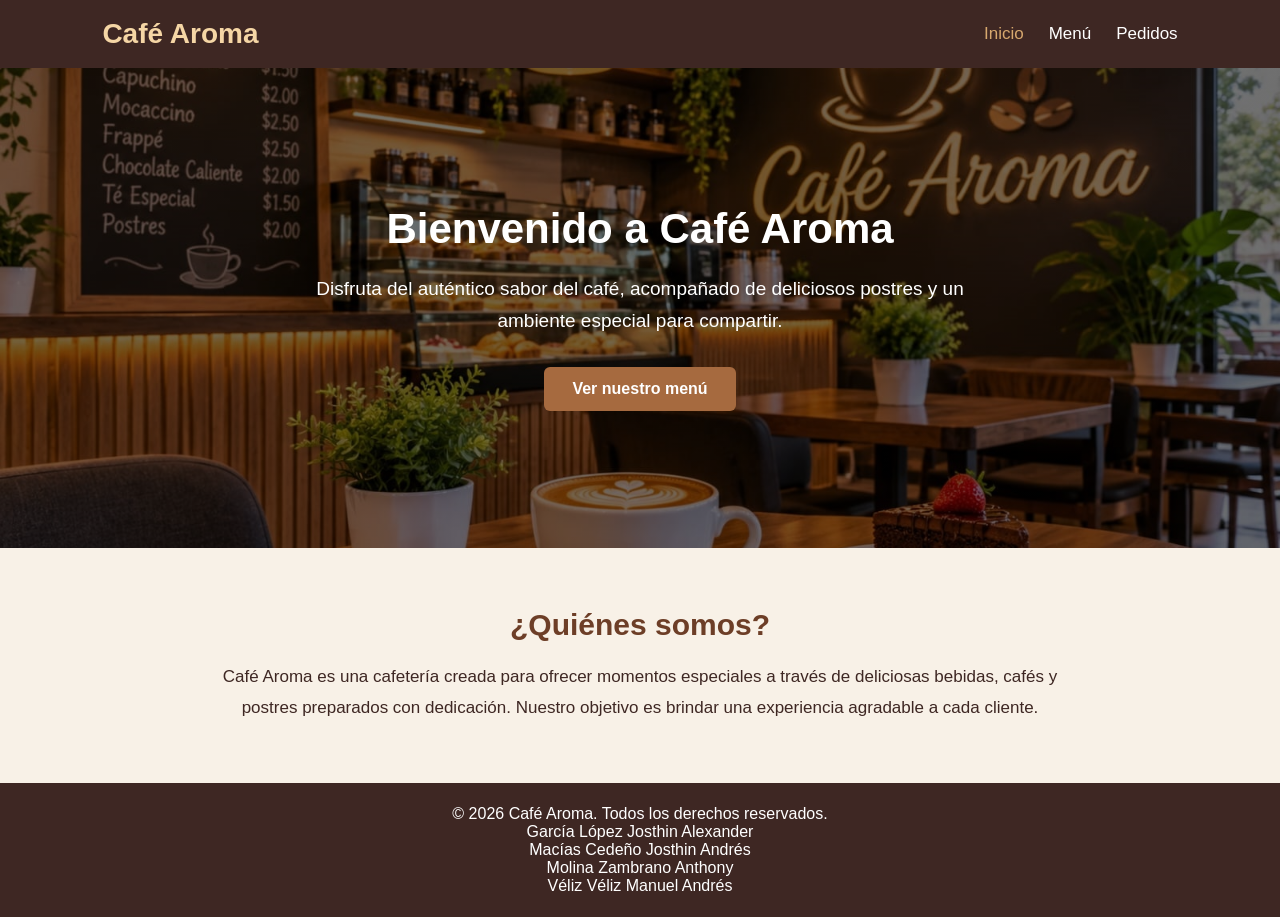
<file: index.html>
<!DOCTYPE html>
<html lang="es">
<head>
    <meta charset="UTF-8">
    <meta name="viewport" content="width=device-width, initial-scale=1.0">
    <meta name="description" content="Café Aroma, disfruta de nuestros cafés y deliciosos postres.">
    <title>Café Aroma | Inicio</title>
    <link rel="stylesheet" href="estilos.css">
</head>

<body>

    <header>
        <nav class="navbar">
            <h1 class="logo"> Café Aroma</h1>

            <ul class="nav-links">
                <li><a href="index.html" class="activo">Inicio</a></li>
                <li><a href="menu.html">Menú</a></li>
                <li><a href="pedidos.html">Pedidos</a></li>
            </ul>
        </nav>
    </header>

    <main>

        <section class="inicio">
            <div class="contenido">
                <h2>Bienvenido a Café Aroma</h2>

                <p>
                    Disfruta del auténtico sabor del café,
                    acompañado de deliciosos postres y un
                    ambiente especial para compartir.
                </p>

                <a href="menu.html" class="boton">
                    Ver nuestro menú
                </a>
            </div>
        </section>

        <section class="nosotros">
            <h2>¿Quiénes somos?</h2>

            <p>
                Café Aroma es una cafetería creada para ofrecer
                momentos especiales a través de deliciosas
                bebidas, cafés y postres preparados con dedicación.
                Nuestro objetivo es brindar una experiencia
                agradable a cada cliente.
            </p>
        </section>

    </main>

    <footer>
        <p>&copy; 2026 Café Aroma. Todos los derechos reservados.</p>
        <p>García López Josthin Alexander</p>
        <p>Macías Cedeño Josthin Andrés</p>
        <p>Molina Zambrano Anthony</p>
        <p>Véliz Véliz Manuel Andrés</p>
    </footer>

</body>
</html>
</file>
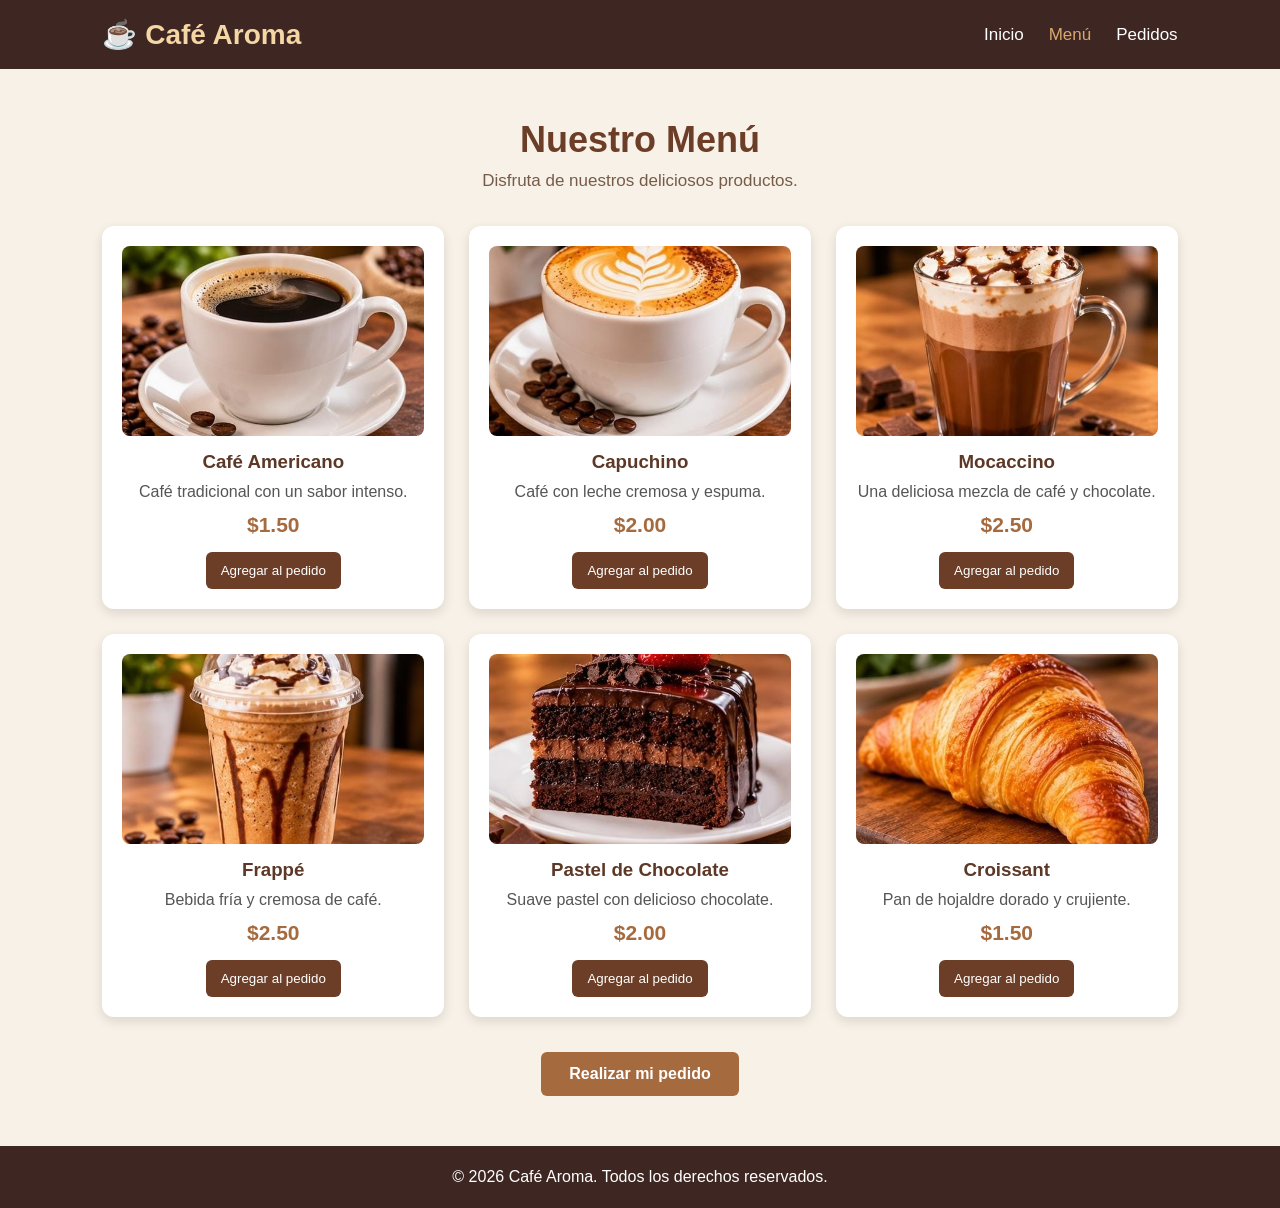
<file: menu.html>
<!DOCTYPE html>
<html lang="es">
<head>
    <meta charset="UTF-8">
    <meta name="viewport" content="width=device-width, initial-scale=1.0">
    <meta name="description" content="Conoce nuestros cafés, bebidas y postres.">
    <title>Café Aroma | Menú</title>
    <link rel="stylesheet" href="estilos.css">
</head>

<body>

    <header>
        <nav class="navbar">
            <h1 class="logo">☕ Café Aroma</h1>

            <ul class="nav-links">
                <li><a href="index.html">Inicio</a></li>
                <li><a href="menu.html" class="activo">Menú</a></li>
                <li><a href="pedidos.html">Pedidos</a></li>
            </ul>
        </nav>
    </header>

    <main class="menu-principal">

        <h2>Nuestro Menú</h2>
        <p class="descripcion">
            Disfruta de nuestros deliciosos productos.
        </p>

        <div class="productos">

            <article class="producto">
                <img src="imagenes/americano.jpg" alt="Taza de café americano">
                <h3>Café Americano</h3>
                <p>Café tradicional con un sabor intenso.</p>
                <span>$1.50</span>
                <button type="button" onclick="agregarProducto('Café Americano', 1.50)">
                    Agregar al pedido
                </button>
            </article>

            <article class="producto">
                <img src="imagenes/capuchino.jpg" alt="Taza de capuchino">
                <h3>Capuchino</h3>
                <p>Café con leche cremosa y espuma.</p>
                <span>$2.00</span>
                <button type="button" onclick="agregarProducto('Capuchino', 2.00)">
                    Agregar al pedido
                </button>
            </article>

            <article class="producto">
                <img src="imagenes/mocaccino.jpg" alt="Taza de mocaccino">
                <h3>Mocaccino</h3>
                <p>Una deliciosa mezcla de café y chocolate.</p>
                <span>$2.50</span>
                <button type="button" onclick="agregarProducto('Mocaccino', 2.50)">
                    Agregar al pedido
                </button>
            </article>

            <article class="producto">
                <img src="imagenes/frappe.jpg" alt="Vaso de frappé">
                <h3>Frappé</h3>
                <p>Bebida fría y cremosa de café.</p>
                <span>$2.50</span>
                <button type="button" onclick="agregarProducto('Frappé', 2.50)">
                    Agregar al pedido
                </button>
            </article>

            <article class="producto">
                <img src="imagenes/pastel.jpg" alt="Porción de pastel de chocolate">
                <h3>Pastel de Chocolate</h3>
                <p>Suave pastel con delicioso chocolate.</p>
                <span>$2.00</span>
                <button type="button" onclick="agregarProducto('Pastel de Chocolate', 2.00)">
                    Agregar al pedido
                </button>
            </article>

            <article class="producto">
                <img src="imagenes/croissant.jpg" alt="Croissant recién horneado">
                <h3>Croissant</h3>
                <p>Pan de hojaldre dorado y crujiente.</p>
                <span>$1.50</span>
                <button type="button" onclick="agregarProducto('Croissant', 1.50)">
                    Agregar al pedido
                </button>
            </article>

        </div>

        <div class="ver-pedido">
            <a href="pedidos.html" class="boton">Realizar mi pedido</a>
        </div>

    </main>

    <footer>
        <p>&copy; 2026 Café Aroma. Todos los derechos reservados.</p>
    </footer>

    <script src="funciones.js"></script>

</body>
</html>
</file>
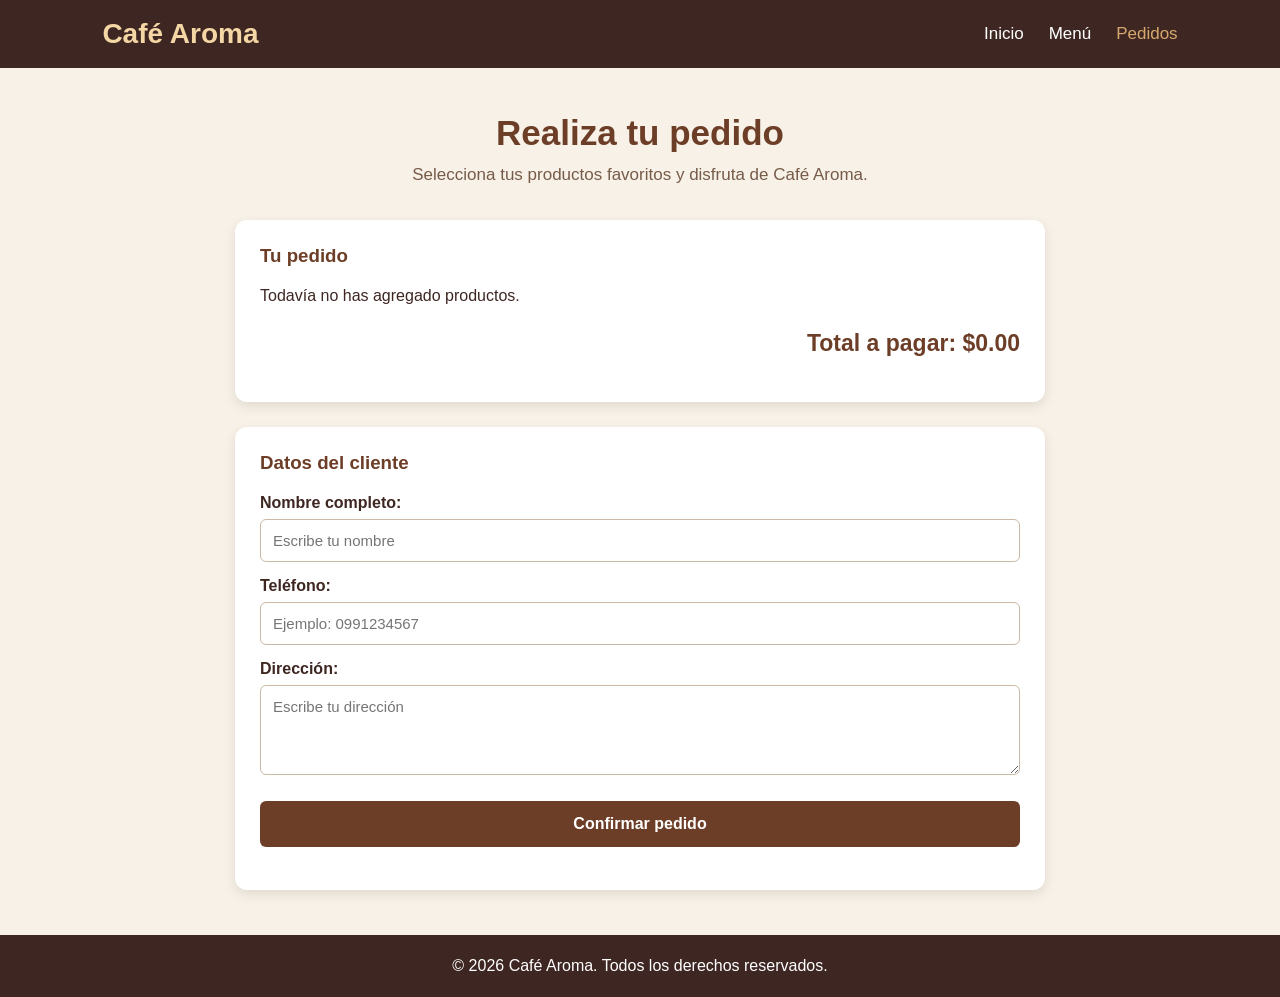
<file: pedidos.html>
<!DOCTYPE html>
<html lang="es">
<head>
    <meta charset="UTF-8">
    <meta name="viewport" content="width=device-width, initial-scale=1.0">
    <meta name="description" content="Realiza tu pedido en Café Aroma.">
    <title>Café Aroma | Pedidos</title>
    <link rel="stylesheet" href="estilos.css">
</head>

<body>

    <header>
        <nav class="navbar">
            <h1 class="logo"> Café Aroma</h1>

            <ul class="nav-links">
                <li><a href="index.html">Inicio</a></li>
                <li><a href="menu.html">Menú</a></li>
                <li><a href="pedidos.html" class="activo">Pedidos</a></li>
            </ul>
        </nav>
    </header>

    <main class="pedidos-principal">

        <h2>Realiza tu pedido</h2>
        <p class="descripcion">
            Selecciona tus productos favoritos y disfruta de Café Aroma.
        </p>

        <section class="carrito">
            <h3>Tu pedido</h3>

            <div id="lista-pedido" aria-live="polite">
                <!-- Los productos aparecerán aquí -->
            </div>

            <h3 class="total">
                Total a pagar: $<span id="total">0.00</span>
            </h3>
        </section>

        <section class="formulario-pedido">

            <h3>Datos del cliente</h3>

            <form id="formulario">

                <label for="nombre">Nombre completo:</label>
                <input
                    type="text"
                    id="nombre"
                    name="nombre"
                    placeholder="Escribe tu nombre"
                    minlength="3"
                    required
                >

                <label for="telefono">Teléfono:</label>
                <input
                    type="tel"
                    id="telefono"
                    name="telefono"
                    placeholder="Ejemplo: 0991234567"
                    pattern="[0-9]{10}"
                    maxlength="10"
                    required
                >

                <label for="direccion">Dirección:</label>
                <textarea
                    id="direccion"
                    name="direccion"
                    placeholder="Escribe tu dirección"
                    required
                ></textarea>

                <button type="submit" class="boton-confirmar">
                    Confirmar pedido
                </button>

            </form>

            <p id="mensaje" role="status" aria-live="polite"></p>

        </section>

    </main>

    <footer>
        <p>&copy; 2026 Café Aroma. Todos los derechos reservados.</p>
    </footer>

    <script src="funciones.js"></script>

</body>
</html>
</file>
<file: estilos.css>
/* CONFIGURACIÓN GENERAL */
* {
    margin: 0;
    padding: 0;
    box-sizing: border-box;
}

body {
    font-family: Arial, sans-serif;
    background-color: #f8f1e7;
    color: #3e2723;
}

/* BARRA DE NAVEGACIÓN */
header {
    background-color: #3e2723;
    padding: 18px 8%;
}

.navbar {
    display: flex;
    justify-content: space-between;
    align-items: center;
    flex-wrap: wrap;
}

.logo {
    color: #f5d6a5;
    font-size: 28px;
}

.nav-links {
    display: flex;
    list-style: none;
    gap: 25px;
}

.nav-links a {
    color: white;
    text-decoration: none;
    font-size: 17px;
    transition: 0.3s;
}

.nav-links a:hover,
.nav-links a.activo {
    color: #d7a86e;
}

/* SECCIÓN PRINCIPAL */
.inicio {
    min-height: 480px;
    display: flex;
    align-items: center;
    justify-content: center;
    text-align: center;
    padding: 40px 20px;

    background: linear-gradient(
        rgba(0, 0, 0, 0.55),
        rgba(0, 0, 0, 0.55)
    ), url("imagenes/cafeteria.jpg");

    background-size: cover;
    background-position: center;
}

.contenido {
    max-width: 700px;
    color: white;
}

.contenido h2 {
    font-size: 42px;
    margin-bottom: 20px;
}

.contenido p {
    font-size: 19px;
    line-height: 1.7;
    margin-bottom: 30px;
}

/* BOTÓN */
.boton {
    display: inline-block;
    background-color: #a66a3f;
    color: white;
    padding: 13px 28px;
    border-radius: 6px;
    text-decoration: none;
    font-weight: bold;
    transition: 0.3s;
}

.boton:hover {
    background-color: #6d3e27;
    transform: scale(1.05);
}

/* SECCIÓN NOSOTROS */
.nosotros {
    max-width: 900px;
    margin: auto;
    padding: 60px 25px;
    text-align: center;
}

.nosotros h2 {
    font-size: 30px;
    margin-bottom: 20px;
    color: #6d3e27;
}

.nosotros p {
    font-size: 17px;
    line-height: 1.8;
}

/* PIE DE PÁGINA */
footer {
    background-color: #3e2723;
    color: white;
    text-align: center;
    padding: 22px;
}

/* DISEÑO PARA CELULARES */
@media (max-width: 600px) {
    .navbar {
        flex-direction: column;
        gap: 18px;
    }

    .nav-links {
        gap: 15px;
    }

    .nav-links a {
        font-size: 15px;
    }

    .contenido h2 {
        font-size: 30px;
    }

    .contenido p {
        font-size: 16px;
    }
}

/* MENÚ DE PRODUCTOS */

.menu-principal {
    padding: 50px 8%;
    text-align: center;
}

.menu-principal h2 {
    font-size: 36px;
    color: #6d3e27;
    margin-bottom: 10px;
}

.descripcion {
    margin-bottom: 35px;
    color: #765b49;
    font-size: 17px;
}

/* CUADRÍCULA DE PRODUCTOS */

.productos {
    display: grid;
    grid-template-columns: repeat(3, minmax(0, 1fr));
    gap: 25px;
    align-items: stretch;
}

/* TARJETAS */

.producto {
    background-color: white;
    padding: 20px;
    border-radius: 12px;
    box-shadow: 0 4px 12px rgba(0, 0, 0, 0.12);
    transition: transform 0.3s ease;
    display: flex;
    flex-direction: column;
    align-items: center;
}

.producto:hover {
    transform: translateY(-5px);
}

/* IMÁGENES */

.producto img {
    width: 100%;
    height: 190px;
    object-fit: cover;
    border-radius: 8px;
}

/* TEXTOS */

.producto h3 {
    margin: 15px 0 10px;
    color: #5d3827;
}

.producto p {
    margin-bottom: 12px;
    color: #555;
}

/* PRECIOS */

.producto span {
    display: block;
    color: #a66a3f;
    font-size: 21px;
    font-weight: bold;
    margin-bottom: 15px;
}

/* BOTONES */

.producto button {
    background-color: #6d3e27;
    color: white;
    border: none;
    padding: 11px 15px;
    border-radius: 6px;
    cursor: pointer;
    margin-top: auto;
}

.producto button:hover {
    background-color: #a66a3f;
}

/* BOTÓN REALIZAR PEDIDO */

.ver-pedido {
    margin-top: 35px;
}

/* ADAPTACIÓN PARA TABLETS */

@media (max-width: 900px) {
    .productos {
        grid-template-columns: repeat(2, minmax(0, 1fr));
    }
}

/* ADAPTACIÓN PARA CELULARES */

@media (max-width: 550px) {
    .menu-principal {
        padding: 35px 5%;
    }

    .menu-principal h2 {
        font-size: 28px;
    }

    .productos {
        grid-template-columns: 1fr;
    }

    .producto img {
        height: 210px;
    }
}

/* ADAPTACIÓN A CELULARES */

@media (max-width: 800px) {
    .productos {
        grid-template-columns: repeat(2, 1fr);
    }
}

@media (max-width: 550px) {
    .productos {
        grid-template-columns: 1fr;
    }
}

/* SISTEMA DE PEDIDOS */

.pedidos-principal {
    max-width: 850px;
    margin: auto;
    padding: 45px 20px;
}

.pedidos-principal h2 {
    text-align: center;
    color: #6d3e27;
    font-size: 35px;
    margin-bottom: 12px;
}

.pedidos-principal .descripcion {
    text-align: center;
}

.carrito,
.formulario-pedido {
    background-color: white;
    padding: 25px;
    margin-top: 25px;
    border-radius: 12px;
    box-shadow: 0 4px 12px rgba(0,0,0,0.10);
}

.carrito h3,
.formulario-pedido h3 {
    color: #6d3e27;
    margin-bottom: 20px;
}

.item-pedido {
    display: flex;
    justify-content: space-between;
    align-items: center;
    gap: 12px;
    padding: 14px 0;
    border-bottom: 1px solid #e5d8ca;
}

.item-pedido p {
    margin: 4px 0;
}

.boton-eliminar {
    background-color: #a33d32;
    color: white;
    border: none;
    padding: 8px 12px;
    border-radius: 5px;
    cursor: pointer;
}

.total {
    text-align: right;
    margin-top: 25px;
    font-size: 23px;
}

.formulario-pedido label {
    display: block;
    margin: 15px 0 7px;
    font-weight: bold;
}

.formulario-pedido input,
.formulario-pedido textarea {
    width: 100%;
    padding: 12px;
    border: 1px solid #cbb8a5;
    border-radius: 6px;
    font-family: Arial, sans-serif;
    font-size: 15px;
}

.formulario-pedido textarea {
    min-height: 90px;
    resize: vertical;
}

.boton-confirmar {
    width: 100%;
    margin-top: 22px;
    padding: 14px;
    background-color: #6d3e27;
    color: white;
    border: none;
    border-radius: 6px;
    font-size: 16px;
    font-weight: bold;
    cursor: pointer;
}

.boton-confirmar:hover {
    background-color: #a66a3f;
}

#mensaje {
    margin-top: 18px;
    text-align: center;
    font-weight: bold;
    color: #397443;
}

@media (max-width: 550px) {
    .item-pedido {
        flex-direction: column;
        align-items: flex-start;
    }

    .total {
        font-size: 19px;
    }
}
</file>
